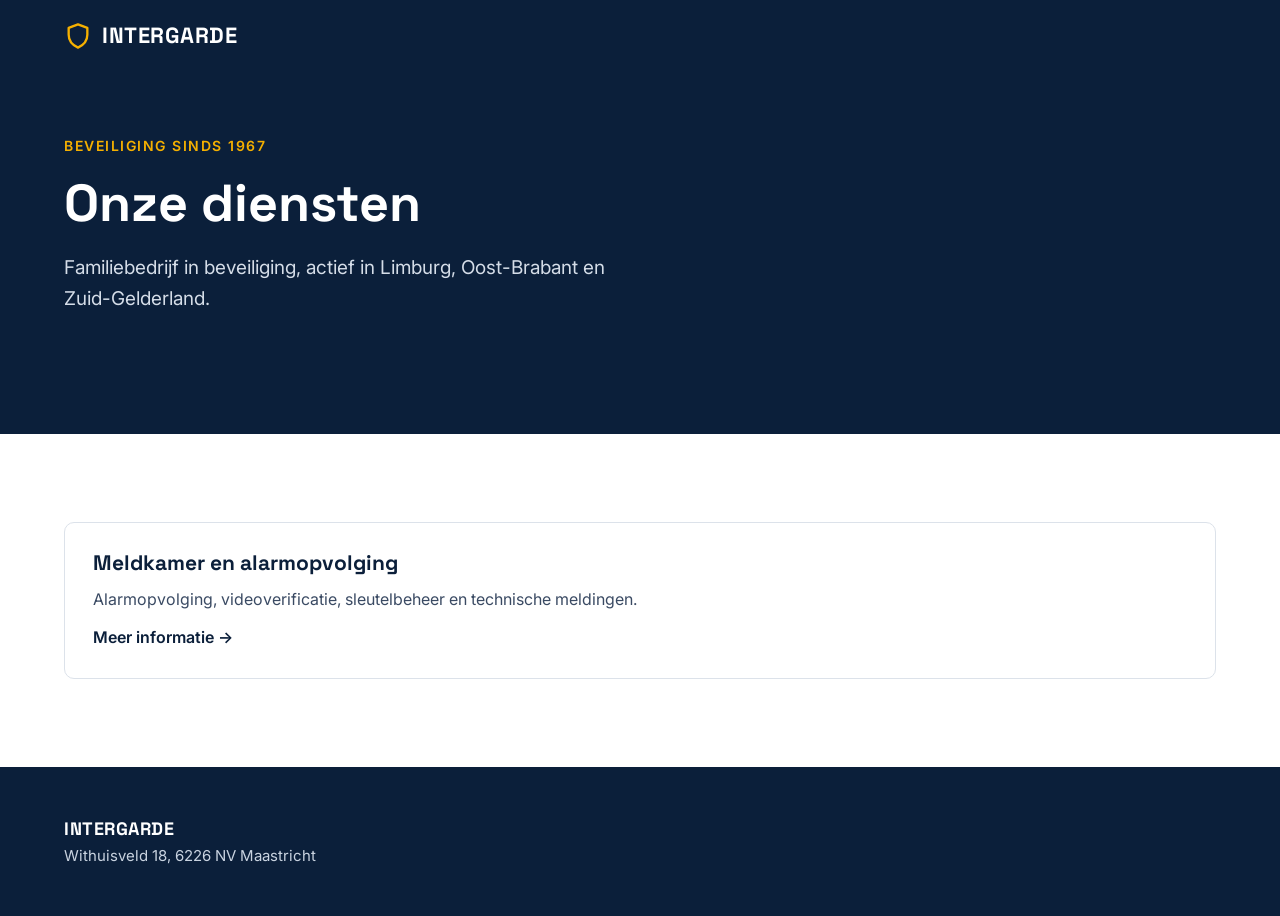
<file: index.html>
<!doctype html>
<html lang="nl">
<head>
<meta charset="utf-8">
<meta name="viewport" content="width=device-width, initial-scale=1">
<title>Diensten | Intergarde</title>
<meta name="description" content="Beveiligingsdiensten van Intergarde, familiebedrijf sinds 1967 in Limburg, Oost-Brabant en Zuid-Gelderland.">
<link rel="preconnect" href="https://fonts.googleapis.com">
<link rel="preconnect" href="https://fonts.gstatic.com" crossorigin>
<link href="https://fonts.googleapis.com/css2?family=Inter:wght@400;500;600&family=Space+Grotesk:wght@500;600;700&display=swap" rel="stylesheet">
<link rel="stylesheet" href="assets/css/style.css">
</head>
<body>
<header class="site-header">
  <div class="container">
    <a class="brand" href="./">
      <svg aria-hidden="true" width="28" height="28" viewBox="0 0 24 24" fill="none" stroke="#F5B000" stroke-width="2" stroke-linecap="round" stroke-linejoin="round"><path d="M12 2l8 3v6c0 5-3.5 9-8 11-4.5-2-8-6-8-11V5z"/></svg>
      <span class="brand__name">INTERGARDE</span>
    </a>
  </div>
</header>

<main>
  <section class="hero">
    <div class="container">
      <div class="hero__text">
        <p class="eyebrow">Beveiliging sinds 1967</p>
        <h1>Onze diensten</h1>
        <p class="intro">Familiebedrijf in beveiliging, actief in Limburg, Oost-Brabant en Zuid-Gelderland.</p>
      </div>
    </div>
  </section>

  <section class="section">
    <div class="container">
      <div class="grid">
        <a class="card card--link" href="meldkamer/">
          <h3>Meldkamer en alarmopvolging</h3>
          <p>Alarmopvolging, videoverificatie, sleutelbeheer en technische meldingen.</p>
          <span style="font-weight:600;color:#0B1F3A">Meer informatie →</span>
        </a>
        <!-- Nieuwe dienstpagina's hier toevoegen als extra kaart -->
      </div>
    </div>
  </section>
</main>

<footer class="site-footer">
  <div class="container">
    <div class="col">
      <span class="brand__name">INTERGARDE</span>
      <span>Withuisveld 18, 6226 NV Maastricht</span>
    </div>
  </div>
</footer>
</body>
</html>
</file>
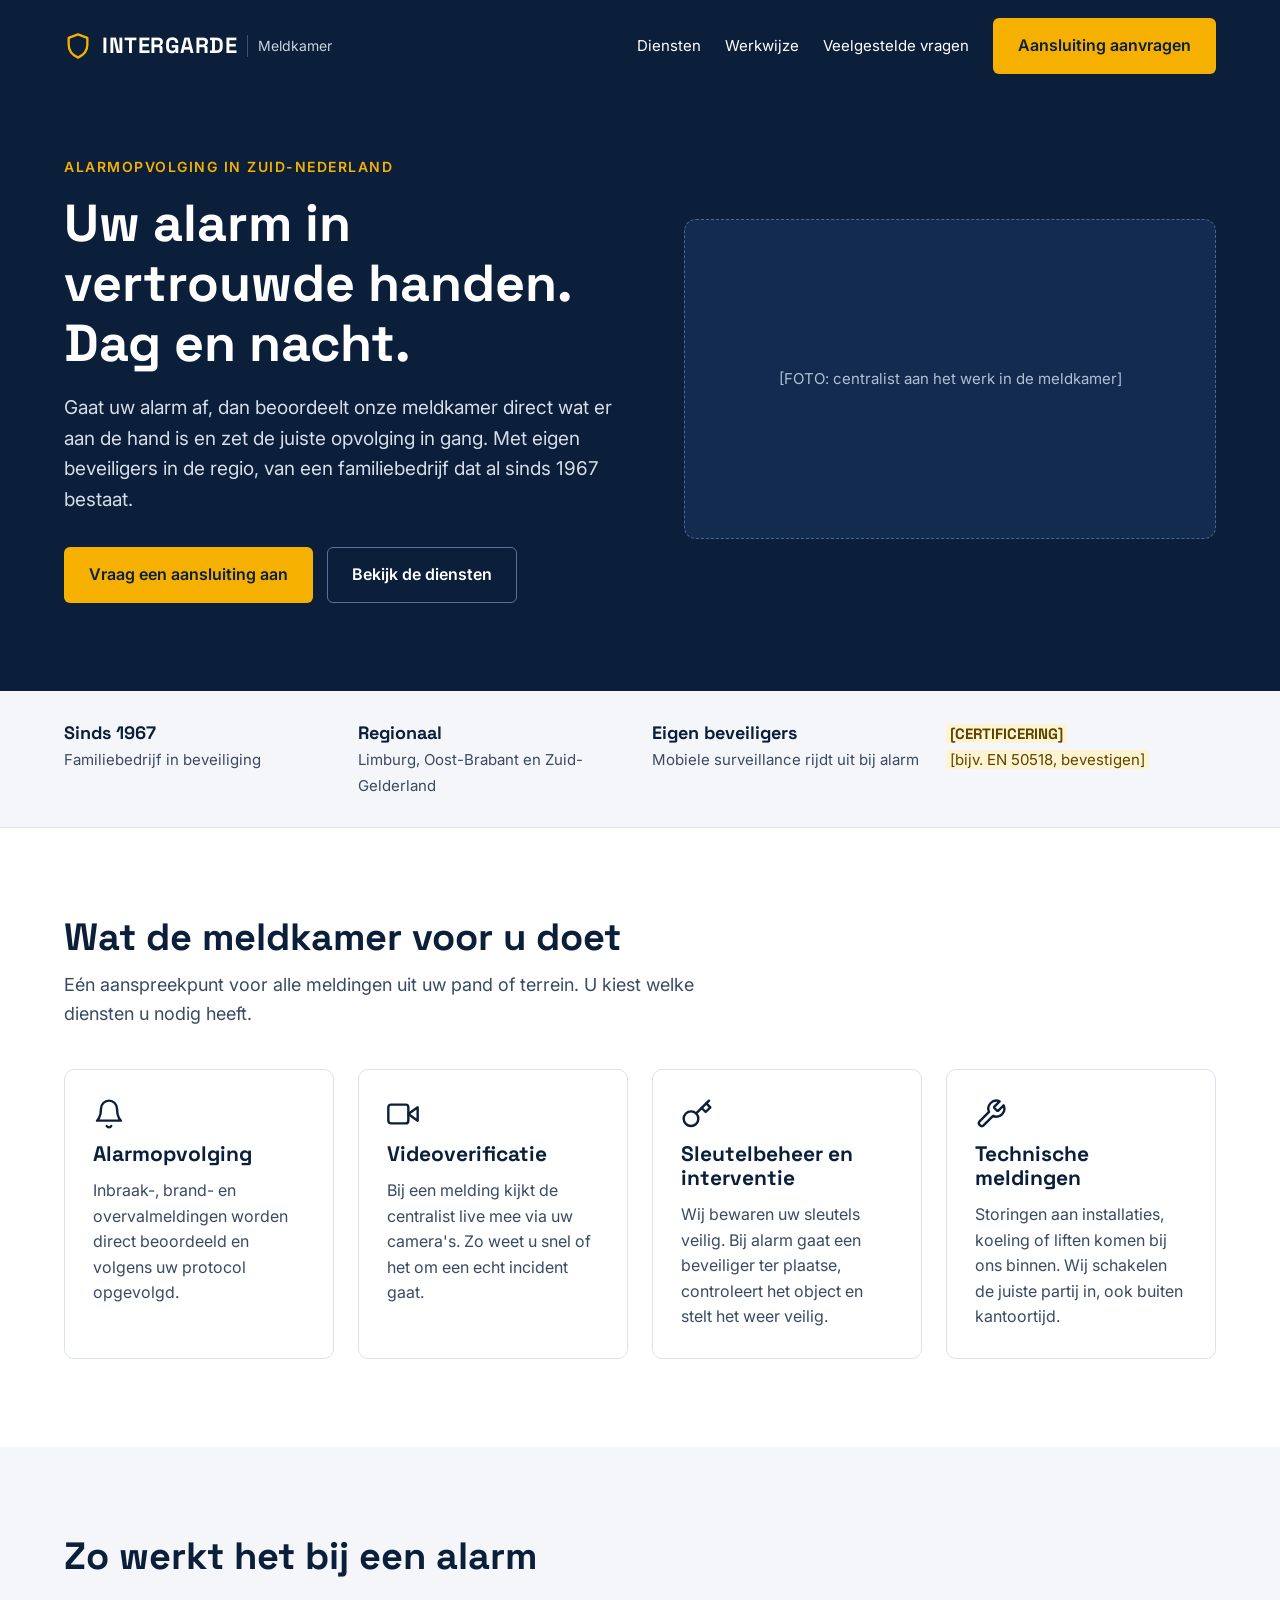
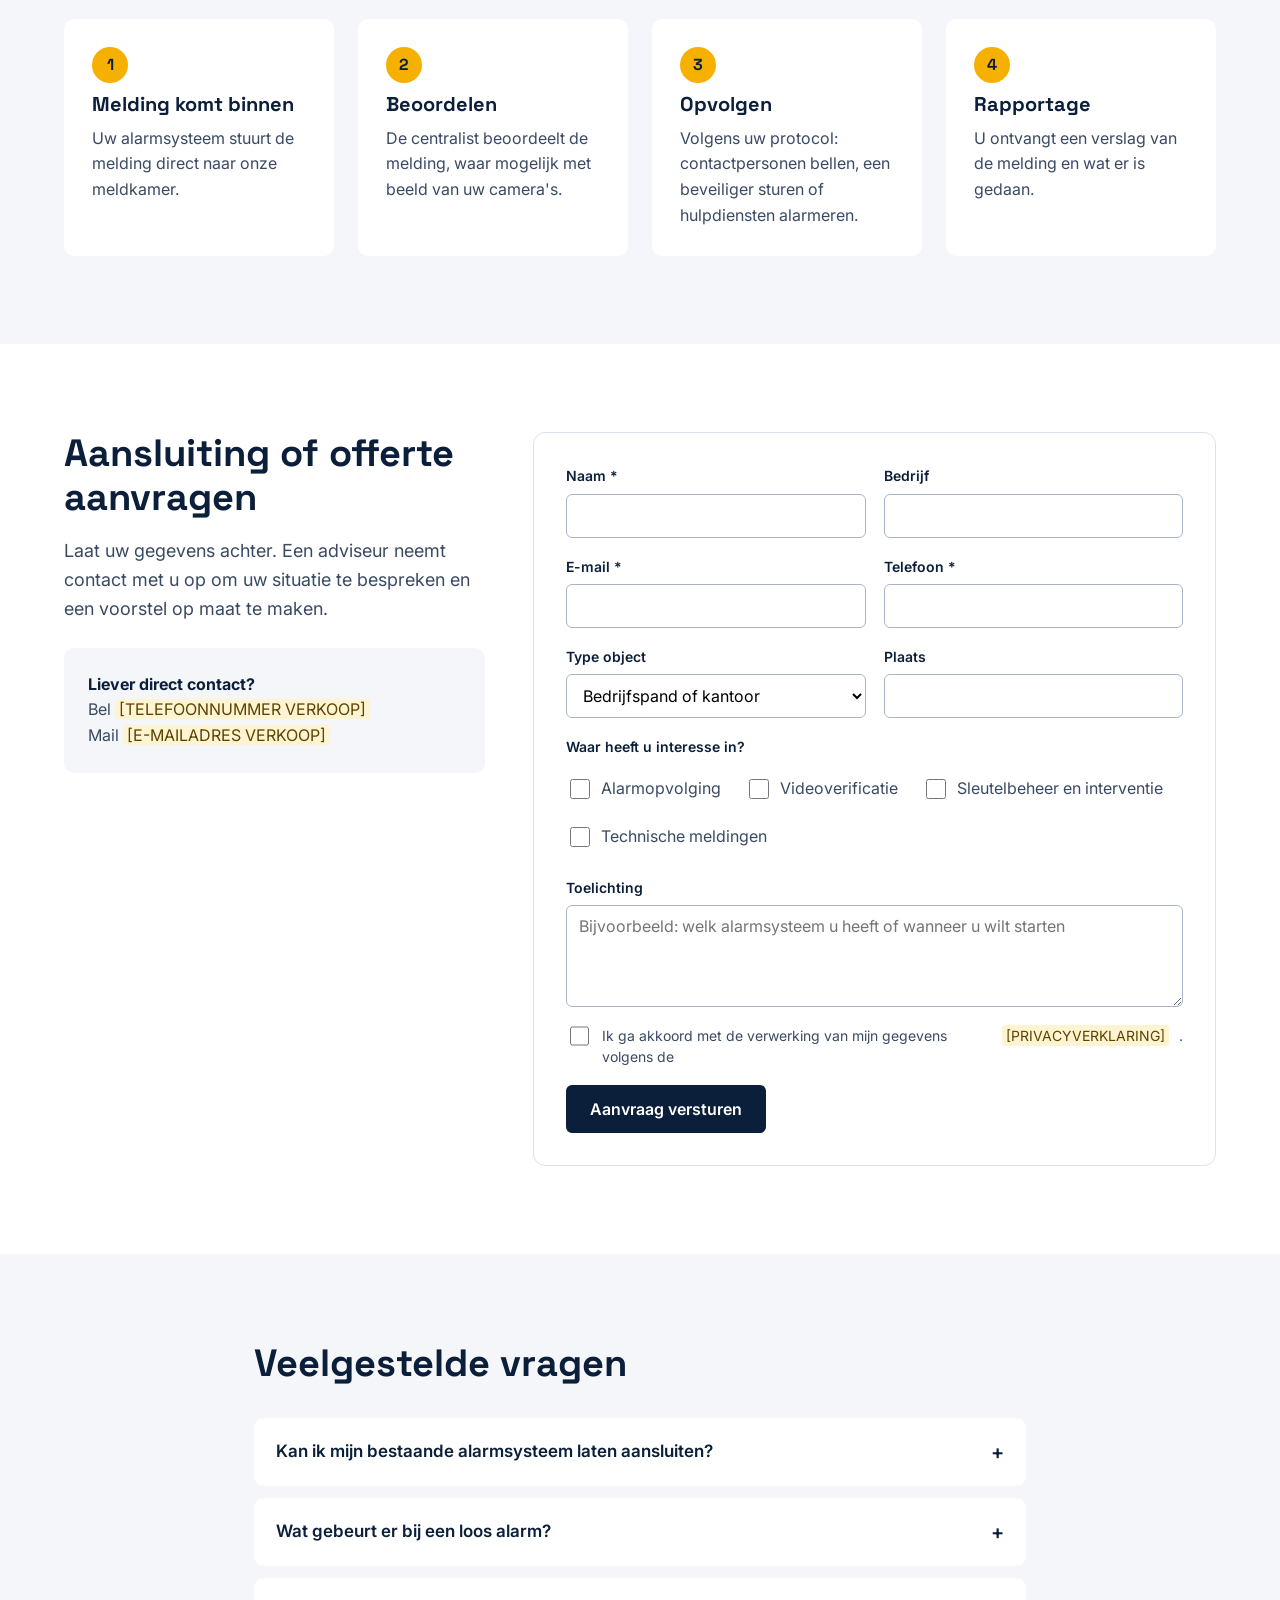
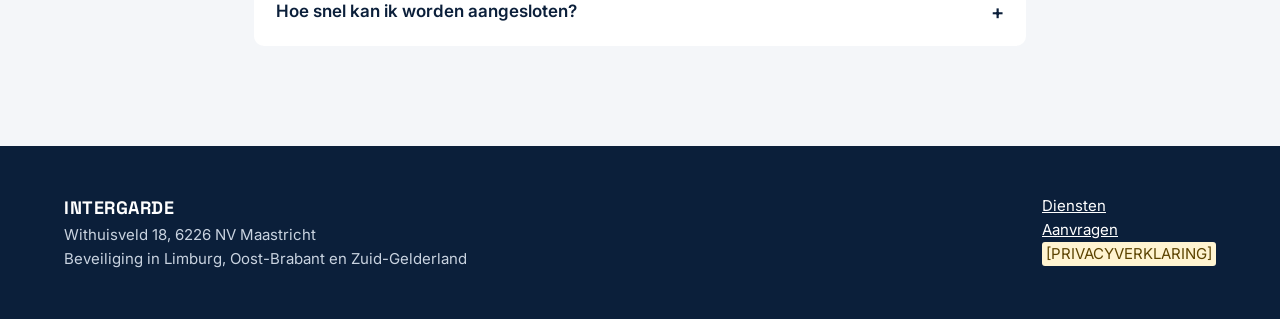
<file: meldkamer/index.html>
<!doctype html>
<html lang="nl">
<head>
<meta charset="utf-8">
<meta name="viewport" content="width=device-width, initial-scale=1">
<title>Meldkamer en alarmopvolging | Intergarde</title>
<meta name="description" content="Alarmopvolging, videoverificatie en sleutelbeheer door de meldkamer van Intergarde. Familiebedrijf in beveiliging sinds 1967, actief in Limburg, Oost-Brabant en Zuid-Gelderland.">
<link rel="preconnect" href="https://fonts.googleapis.com">
<link rel="preconnect" href="https://fonts.gstatic.com" crossorigin>
<link href="https://fonts.googleapis.com/css2?family=Inter:wght@400;500;600&family=Space+Grotesk:wght@500;600;700&display=swap" rel="stylesheet">
<link rel="stylesheet" href="../assets/css/style.css">
</head>
<body>
<a class="skip" href="#inhoud">Naar de inhoud</a>

<header class="site-header">
  <div class="container">
    <a class="brand" href="../">
      <svg aria-hidden="true" width="28" height="28" viewBox="0 0 24 24" fill="none" stroke="#F5B000" stroke-width="2" stroke-linecap="round" stroke-linejoin="round"><path d="M12 2l8 3v6c0 5-3.5 9-8 11-4.5-2-8-6-8-11V5z"/></svg>
      <span class="brand__name">INTERGARDE</span>
      <span class="brand__sub">Meldkamer</span>
    </a>
    <nav class="nav" aria-label="Hoofdmenu">
      <a href="#diensten">Diensten</a>
      <a href="#werkwijze">Werkwijze</a>
      <a href="#vragen">Veelgestelde vragen</a>
      <a class="btn btn--amber" href="#aanvragen">Aansluiting aanvragen</a>
    </nav>
  </div>
</header>

<main id="inhoud">
  <section class="hero">
    <div class="container">
      <div class="hero__text">
        <p class="eyebrow">Alarmopvolging in Zuid-Nederland</p>
        <h1>Uw alarm in vertrouwde handen. Dag en nacht.</h1>
        <p class="intro">Gaat uw alarm af, dan beoordeelt onze meldkamer direct wat er aan de hand is en zet de juiste opvolging in gang. Met eigen beveiligers in de regio, van een familiebedrijf dat al sinds 1967 bestaat.</p>
        <div class="hero__actions">
          <a class="btn btn--amber" href="#aanvragen">Vraag een aansluiting aan</a>
          <a class="btn btn--ghost" href="#diensten">Bekijk de diensten</a>
        </div>
      </div>
      <div class="hero__media" role="img" aria-label="Plaats voor foto van de meldkamer">[FOTO: centralist aan het werk in de meldkamer]</div>
    </div>
  </section>

  <section class="facts" aria-label="Kenmerken">
    <div class="container">
      <div class="fact"><strong>Sinds 1967</strong><span>Familiebedrijf in beveiliging</span></div>
      <div class="fact"><strong>Regionaal</strong><span>Limburg, Oost-Brabant en Zuid-Gelderland</span></div>
      <div class="fact"><strong>Eigen beveiligers</strong><span>Mobiele surveillance rijdt uit bij alarm</span></div>
      <div class="fact"><strong><span class="placeholder">[CERTIFICERING]</span></strong><span><span class="placeholder">[bijv. EN 50518, bevestigen]</span></span></div>
    </div>
  </section>

  <section id="diensten" class="section">
    <div class="container">
      <h2>Wat de meldkamer voor u doet</h2>
      <p class="lead">Eén aanspreekpunt voor alle meldingen uit uw pand of terrein. U kiest welke diensten u nodig heeft.</p>
      <div class="grid">
        <div class="card">
          <svg aria-hidden="true" width="32" height="32" viewBox="0 0 24 24" fill="none" stroke="#0B1F3A" stroke-width="1.8" stroke-linecap="round" stroke-linejoin="round"><path d="M6 8a6 6 0 0 1 12 0c0 7 3 9 3 9H3s3-2 3-9"/><path d="M10.3 21a1.94 1.94 0 0 0 3.4 0"/></svg>
          <h3>Alarmopvolging</h3>
          <p>Inbraak-, brand- en overvalmeldingen worden direct beoordeeld en volgens uw protocol opgevolgd.</p>
        </div>
        <div class="card">
          <svg aria-hidden="true" width="32" height="32" viewBox="0 0 24 24" fill="none" stroke="#0B1F3A" stroke-width="1.8" stroke-linecap="round" stroke-linejoin="round"><path d="M23 7l-7 5 7 5V7z"/><rect x="1" y="5" width="15" height="14" rx="2"/></svg>
          <h3>Videoverificatie</h3>
          <p>Bij een melding kijkt de centralist live mee via uw camera's. Zo weet u snel of het om een echt incident gaat.</p>
        </div>
        <div class="card">
          <svg aria-hidden="true" width="32" height="32" viewBox="0 0 24 24" fill="none" stroke="#0B1F3A" stroke-width="1.8" stroke-linecap="round" stroke-linejoin="round"><circle cx="7.5" cy="15.5" r="5.5"/><path d="M21 2l-9.6 9.6"/><path d="M15.5 7.5l3 3L22 7l-3-3"/></svg>
          <h3>Sleutelbeheer en interventie</h3>
          <p>Wij bewaren uw sleutels veilig. Bij alarm gaat een beveiliger ter plaatse, controleert het object en stelt het weer veilig.</p>
        </div>
        <div class="card">
          <svg aria-hidden="true" width="32" height="32" viewBox="0 0 24 24" fill="none" stroke="#0B1F3A" stroke-width="1.8" stroke-linecap="round" stroke-linejoin="round"><path d="M14.7 6.3a1 1 0 0 0 0 1.4l1.6 1.6a1 1 0 0 0 1.4 0l3.77-3.77a6 6 0 0 1-7.94 7.94l-6.91 6.91a2.12 2.12 0 0 1-3-3l6.91-6.91a6 6 0 0 1 7.94-7.94l-3.76 3.76z"/></svg>
          <h3>Technische meldingen</h3>
          <p>Storingen aan installaties, koeling of liften komen bij ons binnen. Wij schakelen de juiste partij in, ook buiten kantoortijd.</p>
        </div>
      </div>
    </div>
  </section>

  <section id="werkwijze" class="section section--light">
    <div class="container">
      <h2 style="margin-bottom:40px">Zo werkt het bij een alarm</h2>
      <ol class="steps">
        <li><span class="step-nr">1</span><h3>Melding komt binnen</h3><p>Uw alarmsysteem stuurt de melding direct naar onze meldkamer.</p></li>
        <li><span class="step-nr">2</span><h3>Beoordelen</h3><p>De centralist beoordeelt de melding, waar mogelijk met beeld van uw camera's.</p></li>
        <li><span class="step-nr">3</span><h3>Opvolgen</h3><p>Volgens uw protocol: contactpersonen bellen, een beveiliger sturen of hulpdiensten alarmeren.</p></li>
        <li><span class="step-nr">4</span><h3>Rapportage</h3><p>U ontvangt een verslag van de melding en wat er is gedaan.</p></li>
      </ol>
    </div>
  </section>

  <section id="aanvragen" class="section">
    <div class="container request">
      <div class="request__intro">
        <h2>Aansluiting of offerte aanvragen</h2>
        <p style="font-size:18px">Laat uw gegevens achter. Een adviseur neemt contact met u op om uw situatie te bespreken en een voorstel op maat te maken.</p>
        <div class="contact-box">
          <strong>Liever direct contact?</strong>
          Bel <span class="placeholder">[TELEFOONNUMMER VERKOOP]</span><br>
          Mail <span class="placeholder">[E-MAILADRES VERKOOP]</span>
        </div>
      </div>
      <div class="request__form">
        <!--
          LET OP: dit formulier verstuurt nog niets.
          Vervang dit blok vóór livegang door het HubSpot-formulier (embed-code uit HubSpot),
          zodat aanvragen direct in de salesfunnel komen.
        -->
        <form class="form" id="aanvraagformulier" data-dienst="meldkamer" novalidate>
          <div class="field"><label for="f-naam">Naam *</label><input id="f-naam" name="naam" required autocomplete="name"></div>
          <div class="field"><label for="f-bedrijf">Bedrijf</label><input id="f-bedrijf" name="bedrijf" autocomplete="organization"></div>
          <div class="field"><label for="f-mail">E-mail *</label><input id="f-mail" name="email" type="email" required autocomplete="email"></div>
          <div class="field"><label for="f-tel">Telefoon *</label><input id="f-tel" name="telefoon" type="tel" required autocomplete="tel"></div>
          <div class="field"><label for="f-object">Type object</label>
            <select id="f-object" name="object">
              <option>Bedrijfspand of kantoor</option>
              <option>Winkel of horeca</option>
              <option>Bouwplaats of terrein</option>
              <option>Zorg of onderwijs</option>
              <option>Woning</option>
              <option>Anders</option>
            </select>
          </div>
          <div class="field"><label for="f-plaats">Plaats</label><input id="f-plaats" name="plaats" autocomplete="address-level2"></div>
          <fieldset>
            <legend>Waar heeft u interesse in?</legend>
            <label class="check"><input type="checkbox" name="interesse" value="alarmopvolging">Alarmopvolging</label>
            <label class="check"><input type="checkbox" name="interesse" value="videoverificatie">Videoverificatie</label>
            <label class="check"><input type="checkbox" name="interesse" value="sleutelbeheer">Sleutelbeheer en interventie</label>
            <label class="check"><input type="checkbox" name="interesse" value="techniek">Technische meldingen</label>
          </fieldset>
          <div class="field field--full"><label for="f-bericht">Toelichting</label><textarea id="f-bericht" name="bericht" rows="4" placeholder="Bijvoorbeeld: welk alarmsysteem u heeft of wanneer u wilt starten"></textarea></div>
          <label class="consent"><input type="checkbox" name="akkoord" required>Ik ga akkoord met de verwerking van mijn gegevens volgens de <span class="placeholder">[PRIVACYVERKLARING]</span>.</label>
          <div class="form__submit"><button class="btn btn--navy" type="submit">Aanvraag versturen</button></div>
        </form>
        <div class="thanks" id="bedankt" role="status" hidden>
          <h3>Bedankt voor uw aanvraag</h3>
          <p>Wij nemen binnen <span class="placeholder">[REACTIETERMIJN]</span> contact met u op.</p>
        </div>
      </div>
    </div>
  </section>

  <section id="vragen" class="section section--light">
    <div class="container faq">
      <h2 style="margin-bottom:32px">Veelgestelde vragen</h2>
      <details>
        <summary>Kan ik mijn bestaande alarmsysteem laten aansluiten?</summary>
        <p>In veel gevallen wel. We bekijken samen met u of uw installatie geschikt is voor doormelding naar onze meldkamer. <span class="placeholder">[CONTROLEREN: voorwaarden en protocollen]</span></p>
      </details>
      <details>
        <summary>Wat gebeurt er bij een loos alarm?</summary>
        <p>De centralist probeert eerst vast te stellen of er echt iets aan de hand is, bijvoorbeeld met camerabeeld of door uw contactpersoon te bellen. Zo voorkomen we onnodige uitrukken. <span class="placeholder">[CONTROLEREN: kosten bij loos alarm]</span></p>
      </details>
      <details>
        <summary>Hoe snel kan ik worden aangesloten?</summary>
        <p><span class="placeholder">[DOORLOOPTIJD AANSLUITING INVULLEN]</span></p>
      </details>
    </div>
  </section>
</main>

<footer class="site-footer">
  <div class="container">
    <div class="col">
      <span class="brand__name">INTERGARDE</span>
      <span>Withuisveld 18, 6226 NV Maastricht</span>
      <span>Beveiliging in Limburg, Oost-Brabant en Zuid-Gelderland</span>
    </div>
    <div class="col">
      <a href="#diensten">Diensten</a>
      <a href="#aanvragen">Aanvragen</a>
      <span class="placeholder">[PRIVACYVERKLARING]</span>
    </div>
  </div>
</footer>

<script src="../assets/js/main.js"></script>
</body>
</html>
</file>
<file: assets/css/style.css>
/* Intergarde landingspagina's — gedeelde stijl */
:root {
  --navy: #0B1F3A;
  --navy-2: #132B4F;
  --amber: #F5B000;
  --ink: #0B1F3A;
  --body: #3A4A63;
  --muted: #56627A;
  --light: #F4F6F9;
  --border: #DCE2EA;
  --field: #A9B5C6;
  --radius: 10px;
  --max: 1200px;
}

* { box-sizing: border-box; }
html { scroll-behavior: smooth; }
body {
  margin: 0;
  font-family: Inter, system-ui, -apple-system, "Segoe UI", sans-serif;
  color: var(--body);
  background: #fff;
  line-height: 1.6;
}
h1, h2, h3 { font-family: "Space Grotesk", Inter, sans-serif; color: var(--ink); line-height: 1.15; }
a { color: var(--navy); }
img { max-width: 100%; display: block; }

.container { max-width: var(--max); margin: 0 auto; padding: 0 24px; }
.section { padding: 88px 0; }
.section--light { background: var(--light); }
.section h2 { margin: 0 0 12px; font-size: clamp(28px, 4vw, 38px); }
.lead { margin: 0 0 40px; font-size: 18px; max-width: 680px; }

/* Skip link */
.skip { position: absolute; left: -9999px; }
.skip:focus { left: 16px; top: 16px; background: #fff; padding: 8px 12px; z-index: 10; }

/* Header */
.site-header { background: var(--navy); color: #fff; }
.site-header .container {
  display: flex; flex-wrap: wrap; align-items: center; justify-content: space-between;
  gap: 16px; padding-top: 18px; padding-bottom: 18px;
}
.brand { display: flex; align-items: center; gap: 10px; color: #fff; text-decoration: none; }
.brand__name { font-family: "Space Grotesk", sans-serif; font-weight: 700; font-size: 22px; letter-spacing: .5px; }
.brand__sub { font-size: 14px; color: #C9D3E0; padding-left: 10px; border-left: 1px solid #3B5072; }
.nav { display: flex; flex-wrap: wrap; align-items: center; gap: 24px; font-size: 15px; }
.nav a { color: #fff; text-decoration: none; }
.nav a:hover { text-decoration: underline; }

/* Buttons */
.btn {
  display: inline-flex; align-items: center; justify-content: center; min-height: 44px;
  padding: 14px 24px; border-radius: 6px; font-weight: 600; font-size: 16px;
  text-decoration: none; border: 1px solid transparent; cursor: pointer; font-family: inherit;
}
.btn--amber { background: var(--amber); color: var(--navy) !important; }
.btn--amber:hover { background: #FFC229; text-decoration: none !important; }
.btn--ghost { color: #fff; border-color: #5A7299; }
.btn--ghost:hover { border-color: #fff; }
.btn--navy { background: var(--navy); color: #fff; border: 0; }
.btn--navy:hover { background: var(--navy-2); }
.btn--outline { background: #fff; color: var(--navy); border-color: var(--navy); }

/* Hero */
.hero { background: var(--navy); color: #fff; padding: 64px 0 88px; }
.hero .container { display: flex; flex-wrap: wrap; align-items: center; gap: 48px; }
.hero__text { flex: 1 1 460px; min-width: 0; }
.eyebrow { margin: 0 0 16px; font-size: 14px; font-weight: 600; letter-spacing: 1.5px; text-transform: uppercase; color: var(--amber); }
.hero h1 { margin: 0 0 20px; font-size: clamp(34px, 5vw, 52px); color: #fff; }
.hero p.intro { margin: 0 0 32px; font-size: 19px; color: #D5DDE8; max-width: 560px; }
.hero__actions { display: flex; flex-wrap: wrap; gap: 14px; }
.hero__media {
  flex: 1 1 420px; min-width: 0; min-height: 320px; border-radius: 12px; background: var(--navy-2);
  border: 1px dashed #4D6690; display: flex; align-items: center; justify-content: center;
  text-align: center; padding: 24px; color: #AFC0D6; font-size: 15px;
}

/* Kenmerken */
.facts { background: var(--light); border-bottom: 1px solid var(--border); }
.facts .container {
  display: grid; grid-template-columns: repeat(auto-fit, minmax(220px, 1fr)); gap: 24px;
  padding-top: 28px; padding-bottom: 28px;
}
.fact strong { display: block; font-family: "Space Grotesk", sans-serif; font-size: 18px; color: var(--ink); }
.fact span { font-size: 15px; }

/* Kaarten */
.grid { display: grid; grid-template-columns: repeat(auto-fit, minmax(250px, 1fr)); gap: 24px; }
.card { border: 1px solid var(--border); border-radius: var(--radius); padding: 28px; background: #fff; display: flex; flex-direction: column; gap: 12px; }
.card h3 { margin: 0; font-size: 21px; }
.card p { margin: 0; }
.card--link { text-decoration: none; color: inherit; transition: border-color .15s; }
.card--link:hover { border-color: var(--navy); }

/* Stappen */
.steps { list-style: none; margin: 0; padding: 0; display: grid; grid-template-columns: repeat(auto-fit, minmax(240px, 1fr)); gap: 24px; }
.steps li { background: #fff; border-radius: var(--radius); padding: 28px; display: flex; flex-direction: column; gap: 10px; }
.steps h3 { margin: 0; font-size: 20px; }
.steps p { margin: 0; }
.step-nr {
  font-family: "Space Grotesk", sans-serif; font-weight: 700; color: var(--navy); background: var(--amber);
  width: 36px; height: 36px; border-radius: 50%; display: flex; align-items: center; justify-content: center;
}

/* Aanvragen */
.request { display: flex; flex-wrap: wrap; gap: 48px; }
.request__intro { flex: 1 1 340px; min-width: 0; }
.request__intro h2 { margin-top: 0; }
.contact-box { margin-top: 24px; padding: 24px; border-radius: var(--radius); background: var(--light); }
.contact-box strong { display: block; color: var(--ink); }
.request__form { flex: 2 1 520px; min-width: 0; border: 1px solid var(--border); border-radius: 12px; padding: 32px; }
.form { display: grid; grid-template-columns: repeat(auto-fit, minmax(220px, 1fr)); gap: 18px; }
.field { display: flex; flex-direction: column; gap: 6px; }
.field--full, .form fieldset, .form .consent, .form .form__submit { grid-column: 1 / -1; }
.form label, .form legend { font-size: 14px; font-weight: 600; color: var(--ink); }
.form input:not([type=checkbox]), .form select, .form textarea {
  min-height: 44px; padding: 10px 12px; border: 1px solid var(--field); border-radius: 6px;
  font-size: 16px; font-family: inherit; background: #fff;
}
.form textarea { resize: vertical; }
.form input:focus, .form select:focus, .form textarea:focus { outline: 2px solid var(--amber); outline-offset: 1px; }
.form fieldset { border: 0; margin: 0; padding: 0; display: flex; flex-wrap: wrap; gap: 4px 24px; }
.form legend { margin-bottom: 8px; padding: 0; }
.check { display: flex; align-items: center; gap: 8px; min-height: 44px; font-weight: 400 !important; font-size: 16px !important; color: var(--body) !important; }
.check input { width: 20px; height: 20px; }
.consent { display: flex; align-items: flex-start; gap: 10px; font-weight: 400 !important; color: var(--body) !important; line-height: 1.5; }
.consent input { width: 20px; height: 20px; margin-top: 1px; }
.thanks h3 { margin-top: 0; font-size: 26px; }

/* FAQ */
.faq { max-width: 820px; margin: 0 auto; }
.faq details { background: #fff; border-radius: var(--radius); margin-bottom: 12px; }
.faq summary {
  cursor: pointer; list-style: none; padding: 18px 22px; font-size: 17px; font-weight: 600; color: var(--ink);
  display: flex; justify-content: space-between; gap: 16px; min-height: 56px; align-items: center;
}
.faq summary::-webkit-details-marker { display: none; }
.faq summary::after { content: "+"; font-size: 20px; }
.faq details[open] summary::after { content: "\2212"; }
.faq details p { margin: 0; padding: 0 22px 20px; }

/* Footer */
.site-footer { background: var(--navy); color: #C9D3E0; padding: 48px 0; font-size: 15px; }
.site-footer .container { display: flex; flex-wrap: wrap; justify-content: space-between; gap: 24px; }
.site-footer a { color: #fff; }
.site-footer .col { display: flex; flex-direction: column; }
.site-footer .brand__name { color: #fff; font-size: 18px; }

.placeholder { background: #FFF4D1; color: #5C4300; padding: 0 4px; border-radius: 3px; }
</file>
